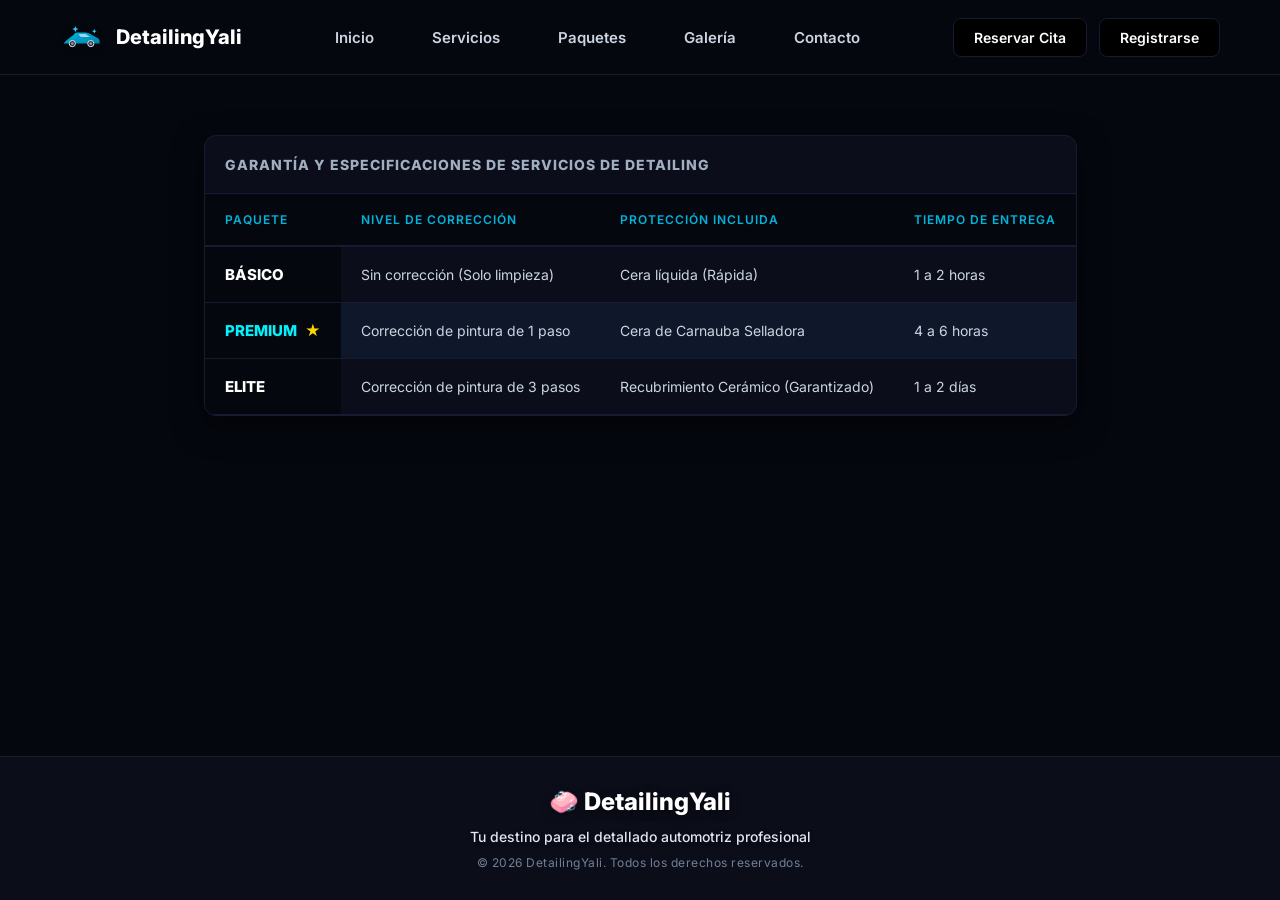
<file: beneficios.html>
<!DOCTYPE html>
<html lang="es">
<head>
    <meta charset="UTF-8">
    <meta name="viewport" content="width=device-width, initial-scale=1.0">
    <title>AutoDetailPro - Especificaciones</title>
    <!-- Importación de fuentes elegantes y modernas corregida -->
    <link rel="preconnect" href="https://fonts.googleapis.com">
    <link rel="preconnect" href="https://fonts.gstatic.com" crossorigin>
    <link href="https://fonts.googleapis.com/css2?family=Inter:wght@400;600;800&display=swap" rel="stylesheet">
    <link rel="stylesheet" href="beneficios.css">
</head>
<body>

    <!-- BARRA DE NAVEGACIÓN -->
    <header class="navbar-wrapper">
        <div class="navbar-container">
            <div class="logo">
                <svg viewBox="0 0 100 100" class="logo-svg-premium">
                    <defs>
                        <linearGradient id="carGrad" x1="0%" y1="0%" x2="100%" y2="100%">
                            <stop offset="0%" stop-color="#00b4db" />
                            <stop offset="100%" stop-color="#0083b0" />
                        </linearGradient>
                        <linearGradient id="glowGrad" x1="0%" y1="0%" x2="100%" y2="0%">
                            <stop offset="0%" stop-color="#00f2fe" />
                            <stop offset="100%" stop-color="#4facfe" />
                        </linearGradient>
                    </defs>
                    <path d="M10 65 h12 a6 6 0 0 1 12 0 h32 a6 6 0 0 1 12 0 h12 v-6 c0-3-2-6-5-7 l-15-8 c-4-2-8-4-13-4 h-18 c-3 0-6 2-8 5 l-18 14 c-2 2-4 4-4 7 z" fill="url(#carGrad)" />
                    <path d="M42 43 h16 l10 7 h-21 z" fill="#ffffff" opacity="0.6" />
                    <circle cx="28" cy="65" r="7" fill="#1f2937" stroke="#ffffff" stroke-width="2" />
                    <circle cx="28" cy="65" r="3" fill="#9ca3af" />
                    <circle cx="70" cy="65" r="7" fill="#1f2937" stroke="#ffffff" stroke-width="2" />
                    <circle cx="70" cy="65" r="3" fill="#9ca3af" />
                    <path d="M35 25 l2 5 l5 2 l-5 2 l-2 5 l-2-5 l-5-2 l5-2 z" fill="url(#glowGrad)" />
                    <path d="M78 32 l1.5 3.5 l3.5 1.5 l-3.5 1.5 l-1.5 3.5 l-1.5-3.5 l-3.5-1.5 l3.5-1.5 z" fill="url(#glowGrad)" />
                </svg>
                <span>DetailingYali</span>
            </div>
            
            <nav class="nav-links">
                <a href="index.html">Inicio</a>
                <a href="servicios.html">Servicios</a>
                <a href="paquetes.html">Paquetes</a>
                <a href="galeria.html">Galería</a>
                <a href="contacto.html">Contacto</a>
            </nav>

            <div class="navbar-buttons">
                <a href="reservar_cita.html" class="btn-cta">Reservar Cita</a>
                <a href="registrarse.html" class="btn-cta">Registrarse</a>
            </div>
        </div>
    </header>

    <!-- CONTENEDOR PRINCIPAL CON TABLA -->
    <main class="tabla-seccion-wrapper">
        <div class="tabla-detailing-container">
            <table class="tabla-detailing-especial">
                <caption>Garantía y Especificaciones de Servicios de Detailing</caption>
                <thead>
                    <tr>
                        <th scope="col">Paquete</th>
                        <th scope="col">Nivel de Corrección</th>
                        <th scope="col">Protección Incluida</th>
                        <th scope="col">Tiempo de Entrega</th>
                    </tr>
                </thead>
                <tbody>
                    <tr>
                        <th scope="row" class="columna-paquete">Básico</th>
                        <td>Sin corrección (Solo limpieza)</td>
                        <td>Cera líquida (Rápida)</td>
                        <td>1 a 2 horas</td>
                    </tr>
                    <tr class="fila-destacada-popular">
                        <th scope="row" class="columna-paquete">Premium <span>★</span></th>
                        <td>Corrección de pintura de 1 paso</td>
                        <td>Cera de Carnauba Selladora</td>
                        <td>4 a 6 horas</td>
                    </tr>
                    <tr>
                        <th scope="row" class="columna-paquete">Elite</th>
                        <td>Corrección de pintura de 3 pasos</td>
                        <td>Recubrimiento Cerámico (Garantizado)</td>
                        <td>1 a 2 días</td>
                    </tr>
                </tbody>
            </table>
        </div>
    </main>

    <!-- FOOTER -->
    <footer class="site-footer">
        <div class="footer-logo-container">
            <span class="footer-logo-text">🧼 DetailingYali</span>
        </div>
        <p class="footer-tagline">Tu destino para el detallado automotriz profesional</p>
        <p class="footer-copyright">&copy; 2026 DetailingYali. Todos los derechos reservados.</p>
    </footer>

</body>
</html>
</file>
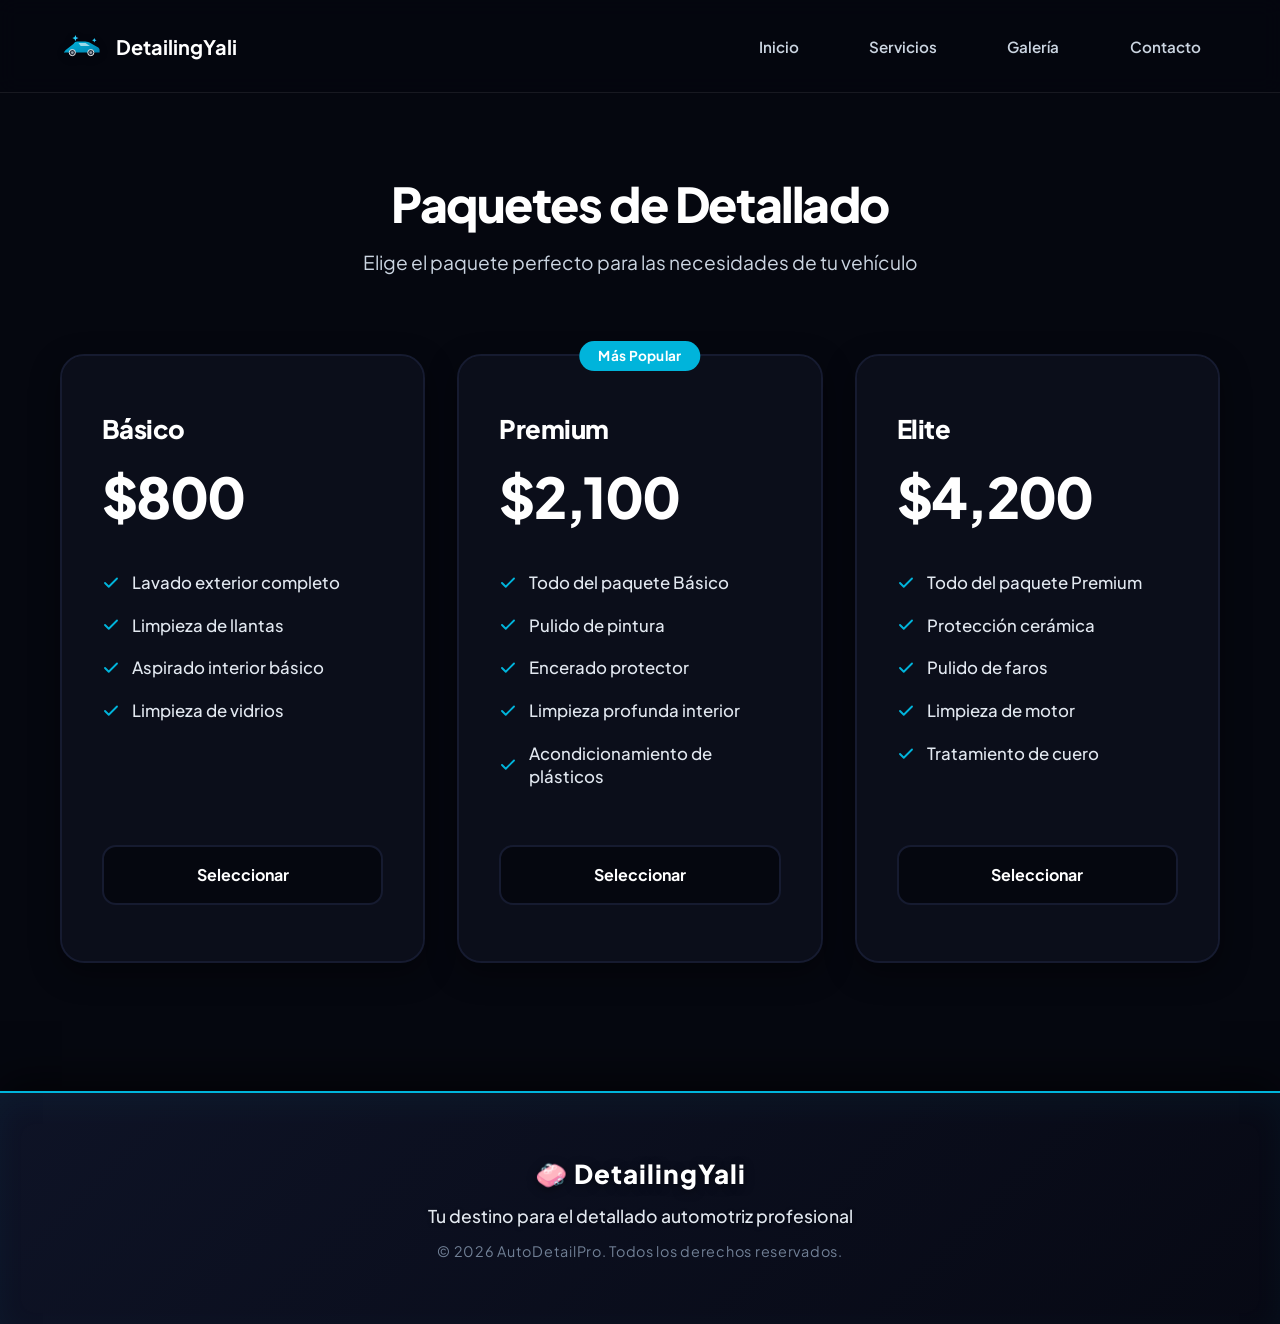
<file: paquetes.html>
<!DOCTYPE html>
<html lang="es">
<head>
    <meta charset="UTF-8">
    <meta name="viewport" content="width=device-width, initial-scale=1.0">
    <title>Paquetes de Detallado - AutoDetailPro</title>
    <link rel="preconnect" href="https://fonts.googleapis.com">
    <link rel="preconnect" href="https://fonts.gstatic.com" crossorigin>
    <link href="https://fonts.googleapis.com/css2?family=Plus+Jakarta+Sans:wght@400;500;700;800&display=swap" rel="stylesheet">
    <!-- Conexión directa a tu archivo CSS principal unificado -->
    <link rel="stylesheet" href="stylepaq.css">
</head>
<body>

    <!-- BARRA DE NAVEGACIÓN -->
    <header class="navbar-wrapper">
        <div class="navbar-container">
            <div class="logo">
                <svg viewBox="0 0 100 100" class="logo-svg-premium">
                    <defs>
                        <!-- Degradado premium para el cuerpo del auto -->
                        <linearGradient id="carGrad" x1="0%" y1="0%" x2="100%" y2="100%">
                            <stop offset="0%" stop-color="#00b4db" />
                            <stop offset="100%" stop-color="#0083b0" />
                        </linearGradient>
                        <!-- Degradado para los destellos de brillo -->
                        <linearGradient id="glowGrad" x1="0%" y1="0%" x2="100%" y2="0%">
                            <stop offset="0%" stop-color="#00f2fe" />
                            <stop offset="100%" stop-color="#4facfe" />
                        </linearGradient>
                    </defs>
                    <!-- Chasis del coche de perfil -->
                    <path d="M10 65 h12 a6 6 0 0 1 12 0 h32 a6 6 0 0 1 12 0 h12 v-6 c0-3-2-6-5-7 l-15-8 c-4-2-8-4-13-4 h-18 c-3 0-6 2-8 5 l-18 14 c-2 2-4 4-4 7 z" fill="url(#carGrad)" />
                    <!-- Cristales/Parabrisas -->
                    <path d="M42 43 h16 l10 7 h-21 z" fill="#ffffff" opacity="0.6" />
                    <!-- Llantas detalladas -->
                    <circle cx="28" cy="65" r="7" fill="#1f2937" stroke="#ffffff" stroke-width="2" />
                    <circle cx="28" cy="65" r="3" fill="#9ca3af" />
                    <circle cx="70" cy="65" r="7" fill="#1f2937" stroke="#ffffff" stroke-width="2" />
                    <circle cx="70" cy="65" r="3" fill="#9ca3af" />
                    <!-- Destellos de pulido espejo (Stars) -->
                    <path d="M35 25 l2 5 l5 2 l-5 2 l-2 5 l-2-5 l-5-2 l5-2 z" fill="url(#glowGrad)" />
                    <path d="M78 32 l1.5 3.5 l3.5 1.5 l-3.5 1.5 l-1.5 3.5 l-1.5-3.5 l-3.5-1.5 l3.5-1.5 z" fill="url(#glowGrad)" />
                </svg>
                <span>DetailingYali</span>
            </div>
            <nav class="nav-links">
                <a href="index.html">Inicio</a>
                <a href="servicios.html">Servicios</a>
                <a href="galeria.html">Galería</a>
                <a href="contacto.html">Contacto</a>
            </nav>
        </div>
    </header>

    <!-- SECCIÓN DE PAQUETES (CONTENIDO PRINCIPAL) -->
    <main class="pricing-section">
        <div class="pricing-header">
            <h2>Paquetes de Detallado</h2>
            <p>Elige el paquete perfecto para las necesidades de tu vehículo</p>
        </div>

        <div class="pricing-grid">
            <!-- Tarjeta 1: Básico -->
            <div class="price-card">
                <h3 class="package-name">Básico</h3>
                <div class="package-price">$800</div>
                <ul class="features-list">
                    <li>
                        <svg width="18" height="18" viewBox="0 0 24 24" fill="none" stroke="currentColor" stroke-width="2.5" stroke-linecap="round" stroke-linejoin="round"><path d="M20 6 9 17l-5-5"/></svg>
                        Lavado exterior completo
                    </li>
                    <li>
                        <svg width="18" height="18" viewBox="0 0 24 24" fill="none" stroke="currentColor" stroke-width="2.5" stroke-linecap="round" stroke-linejoin="round"><path d="M20 6 9 17l-5-5"/></svg>
                        Limpieza de llantas
                    </li>
                    <li>
                        <svg width="18" height="18" viewBox="0 0 24 24" fill="none" stroke="currentColor" stroke-width="2.5" stroke-linecap="round" stroke-linejoin="round"><path d="M20 6 9 17l-5-5"/></svg>
                        Aspirado interior básico
                    </li>
                    <li>
                        <svg width="18" height="18" viewBox="0 0 24 24" fill="none" stroke="currentColor" stroke-width="2.5" stroke-linecap="round" stroke-linejoin="round"><path d="M20 6 9 17l-5-5"/></svg>
                        Limpieza de vidrios
                    </li>
                </ul>
                <a href="#" class="btn-outline">Seleccionar</a>
            </div>

            <!-- Tarjeta 2: Premium (Más Popular) -->
            <div class="price-card popular">
                <div class="badge-popular">Más Popular</div>
                <h3 class="package-name">Premium</h3>
                <div class="package-price">$2,100</div>
                <ul class="features-list">
                    <li>
                        <svg width="18" height="18" viewBox="0 0 24 24" fill="none" stroke="currentColor" stroke-width="2.5" stroke-linecap="round" stroke-linejoin="round"><path d="M20 6 9 17l-5-5"/></svg>
                        Todo del paquete Básico
                    </li>
                    <li>
                        <svg width="18" height="18" viewBox="0 0 24 24" fill="none" stroke="currentColor" stroke-width="2.5" stroke-linecap="round" stroke-linejoin="round"><path d="M20 6 9 17l-5-5"/></svg>
                        Pulido de pintura
                    </li>
                    <li>
                        <svg width="18" height="18" viewBox="0 0 24 24" fill="none" stroke="currentColor" stroke-width="2.5" stroke-linecap="round" stroke-linejoin="round"><path d="M20 6 9 17l-5-5"/></svg>
                        Encerado protector
                    </li>
                    <li>
                        <svg width="18" height="18" viewBox="0 0 24 24" fill="none" stroke="currentColor" stroke-width="2.5" stroke-linecap="round" stroke-linejoin="round"><path d="M20 6 9 17l-5-5"/></svg>
                        Limpieza profunda interior
                    </li>
                    <li>
                        <svg width="18" height="18" viewBox="0 0 24 24" fill="none" stroke="currentColor" stroke-width="2.5" stroke-linecap="round" stroke-linejoin="round"><path d="M20 6 9 17l-5-5"/></svg>
                        Acondicionamiento de plásticos
                    </li>
                </ul>
                <a href="#" class="btn-outline">Seleccionar</a>
            </div>

            <!-- Tarjeta 3: Elite -->
            <div class="price-card">
                <h3 class="package-name">Elite</h3>
                <div class="package-price">$4,200</div>
                <ul class="features-list">
                    <li>
                        <svg width="18" height="18" viewBox="0 0 24 24" fill="none" stroke="currentColor" stroke-width="2.5" stroke-linecap="round" stroke-linejoin="round"><path d="M20 6 9 17l-5-5"/></svg>
                        Todo del paquete Premium
                    </li>
                    <li>
                        <svg width="18" height="18" viewBox="0 0 24 24" fill="none" stroke="currentColor" stroke-width="2.5" stroke-linecap="round" stroke-linejoin="round"><path d="M20 6 9 17l-5-5"/></svg>
                        Protección cerámica
                    </li>
                    <li>
                        <svg width="18" height="18" viewBox="0 0 24 24" fill="none" stroke="currentColor" stroke-width="2.5" stroke-linecap="round" stroke-linejoin="round"><path d="M20 6 9 17l-5-5"/></svg>
                        Pulido de faros
                    </li>
                    <li>
                        <svg width="18" height="18" viewBox="0 0 24 24" fill="none" stroke="currentColor" stroke-width="2.5" stroke-linecap="round" stroke-linejoin="round"><path d="M20 6 9 17l-5-5"/></svg>
                        Limpieza de motor
                    </li>
                    <li>
                        <svg width="18" height="18" viewBox="0 0 24 24" fill="none" stroke="currentColor" stroke-width="2.5" stroke-linecap="round" stroke-linejoin="round"><path d="M20 6 9 17l-5-5"/></svg>
                        Tratamiento de cuero
                    </li>
                </ul>
                <a href="#" class="btn-outline">Seleccionar</a>
            </div>
        </div>
    </main>

    <!-- PIE DE PÁGINA (FOOTER DE ALTO CONTRASTE PREMIUM CORREGIDO) -->
    <footer class="site-footer">
    <div class="footer-logo-container">
        <!-- El símbolo &#9734; dibuja la estrella blanca idéntica a tu imagen -->
        <span class="footer-logo-text">&#129532; DetailingYali</span>
    </div>
    <p class="footer-tagline">Tu destino para el detallado automotriz profesional</p>
    <p class="footer-copyright">&copy; 2026 AutoDetailPro. Todos los derechos reservados.</p>
</footer>
</file>
<file: beneficios.css>
/* ========================================================
   ESTILOS BASE ESTRUCTURALES Y TIPOGRAFÍA
   ======================================================== */
* {
    margin: 0;
    padding: 0;
    box-sizing: border-box;
}

html, body {
    height: 100%;
    margin: 0;
}

body {
    display: flex;
    flex-direction: column;
    background-color: #05070f; /* CORRECCIÓN: Fondo oscuro global */
    font-family: 'Inter', sans-serif; /* CORRECCIÓN: Aplicación de tu fuente importada */
}

/* El main ocupará todo el espacio disponible, mandando el footer al fondo */
.tabla-seccion-wrapper {
    flex: 1; /* Esto asegura que el footer se mantenga abajo */
}

/* ==========================================================================
   2. ESTILOS DEL FOOTER OPTIMIZADOS Y CORREGIDOS
   ========================================================================== */
.site-footer {
    background-color: #0b0d19; /* Fondo oscuro a juego con tu interfaz */
    border-top: 1px solid #1a202c; /* Línea sutil superior */
    padding: 30px 20px;
    text-align: center;
    box-sizing: border-box;
    width: 100%;
}

/* Contenedor del logo */
.site-footer .footer-logo-container {
    display: flex;
    justify-content: center;
    align-items: center;
    gap: 12px;
    margin-bottom: 12px;
}

.site-footer .footer-logo-text {
    font-size: 24px;
    font-weight: 800;
    color: #ffffff;
    text-shadow: 0 2px 10px rgba(0, 0, 0, 0.5);
}

/* Eslogan */
.site-footer .footer-tagline {
    color: #e2e8f0 !important;
    font-size: 14px;
    font-weight: 500;
    margin: 0 0 10px 0;
    text-shadow: 0 1px 4px rgba(0, 0, 0, 0.4);
}

/* Copyright */
.site-footer .footer-copyright {
    color: #718096 !important;
    font-size: 12px;
    margin: 0;
    letter-spacing: 0.5px;
}

/* ========================================================
   BARRA DE NAVEGACIÓN (HEADER)
   ======================================================== */
.navbar-wrapper {
    background-color: #05070f;
    border-bottom: 1px solid #161b30;
    padding: 15px 0;
    width: 100%;
}

.navbar-container {
    max-width: 1200px;
    margin: 0 auto;
    display: flex;
    justify-content: space-between;
    align-items: center;
    padding: 0 20px;
    box-sizing: border-box;
}

/* Estilos de Logo con Animaciones Fluidas */
.logo {
    display: flex;
    align-items: center;
    gap: 12px;
    font-size: 20px;
    font-weight: 800;
    color: #ffffff;
    text-decoration: none;
}

/* Dimensión y sombra del coche deportivo */
.logo-svg-premium {
    width: 44px;
    height: 44px;
    transition: transform 0.4s cubic-bezier(0.34, 1.56, 0.64, 1);
    filter: drop-shadow(0 2px 4px rgba(0, 0, 0, 0.2));
}

/* El auto avanza suavemente hacia el texto al pasar el cursor */
.logo:hover .logo-svg-premium {
    transform: scale(1.12) translateX(4px);
}

/* Menú de Navegación */
.nav-links a {
    color: #cbd5e1;
    text-decoration: none;
    margin: 0 15px;
    font-weight: 600;
    font-size: 15px;
    padding: 6px 12px;
    border-radius: 6px;
    display: inline-block;
    transition: all 0.25s ease;
}

.nav-links a:hover {
    color: #00b4db; /* Iluminación cian del logo */
    background-color: #11162b; /* Contenedor oscuro sutil */
    transform: translateY(-2px);
}

.navbar-buttons {
    display: flex;
    gap: 12px;
}

.btn-cta {
    background-color: #000000;
    color: #ffffff;
    text-decoration: none;
    padding: 10px 20px;
    border-radius: 8px;
    font-weight: 600;
    font-size: 14px;
    border: 1px solid #161b30;
    cursor: pointer;
    transition: background-color 0.3s, border-color 0.3s, transform 0.2s ease;
}

.btn-cta:hover {
    background-color: #0b0e1a;
    border-color: #00b4db;
    transform: scale(1.03);
}

/* ========================================================
   SECCIÓN HERO (OPCIONAL EN TU HTML POR AHORA)
   ======================================================== */
.hero-container {
    max-width: 1200px;
    margin: 60px auto 20px auto;
    display: grid;
    grid-template-columns: 1fr 1fr;
    gap: 40px;
    align-items: center;
    padding: 0 20px;
    box-sizing: border-box;
}

.hero-content h1 {
    font-size: 48px;
    font-weight: 800;
    line-height: 1.2;
    margin: 0 0 20px 0;
    color: #ffffff;
}

.hero-content p {
    font-size: 16px;
    color: #cbd5e1;
    line-height: 1.6;
    margin: 0 0 30px 0;
}

.hero-buttons {
    display: flex;
    gap: 15px;
}

.btn-action-primary {
    background-color: #000000;
    color: #ffffff;
    text-decoration: none;
    padding: 14px 28px;
    border-radius: 8px;
    font-weight: 600;
    border: 1px solid #161b30;
    transition: background-color 0.3s;
}

.btn-action-primary:hover {
    background-color: #111111;
}

.btn-action-secondary {
    background-color: transparent;
    color: #ffffff;
    text-decoration: none;
    padding: 14px 28px;
    border-radius: 8px;
    font-weight: 600;
    border: 1px solid #ffffff;
    transition: background-color 0.3s, color 0.3s;
}

.btn-action-secondary:hover {
    background-color: #ffffff;
    color: #05070f;
}

.hero-image {
    width: 100%;
    border-radius: 24px;
    display: block;
    box-shadow: 0 10px 30px rgba(0, 0, 0, 0.5);
}

/* ========================================================
   DISEÑO SECCIÓN DE LA TABLA COMPARATIVA
   ======================================================== */
.tabla-seccion-wrapper {
    max-width: 1200px;
    margin: 60px auto 80px auto; /* Ajustado el margen superior */
    padding: 0 20px;
    box-sizing: border-box;
}

.tabla-detailing-container {
    width: 100%;
    overflow-x: auto;
    border-radius: 12px;
    background-color: #0b0e1a;
    border: 1px solid #161b30;
    box-shadow: 0 10px 30px rgba(0, 0, 0, 0.5);
}

.tabla-detailing-especial {
    width: 100%;
    border-collapse: collapse;
    text-align: left;
}

.tabla-detailing-especial caption {
    padding: 20px;
    font-size: 14px;
    font-weight: 800;
    color: #a0aec0; /* Mejorado el color de la leyenda para legibilidad */
    text-transform: uppercase;
    letter-spacing: 1px;
    text-align: left;
    border-bottom: 1px solid #161b30;
}

.tabla-detailing-especial th[scope="col"] {
    background-color: #05070f;
    color: #00b4db;
    padding: 18px 20px;
    font-weight: 600;
    text-transform: uppercase;
    font-size: 12px;
    letter-spacing: 1px;
    border-bottom: 2px solid #161b30;
}

.tabla-detailing-especial td {
    padding: 18px 20px;
    border-bottom: 1px solid #161b30;
    font-size: 14px;
    color: #cbd5e1;
}

.columna-paquete {
    padding: 18px 20px;
    font-weight: 800;
    color: #ffffff;
    background-color: #05070f;
    border-bottom: 1px solid #161b30;
    font-size: 15px;
    text-transform: uppercase;
}

.tabla-detailing-especial tbody tr:hover {
    background-color: #11162b;
    transition: background-color 0.2s ease;
}

.tabla-detailing-especial .fila-destacada-popular {
    background-color: #0f172a;
}

.tabla-detailing-especial .fila-destacada-popular .columna-paquete {
    color: #00f2fe;
}

.tabla-detailing-especial .fila-destacada-popular span {
    color: #ffd700;
    margin-left: 5px;
}
</file>
<file: stylepaq.css>
/* ==========================================================================
   1. RESET GENERAL, TIPOGRAFÍA Y CÁLCULO ESTRUCTURAL ANTI-ESPACIOS VACÍOS
   ========================================================================== */
* {
    margin: 0;
    padding: 0;
    box-sizing: border-box;
    font-family: 'Plus Jakarta Sans', sans-serif;
}

body {
    background-color: #05070f; /* El tono negro azulado profundo de tu marca */
    color: #ffffff; /* Texto general en blanco para alto contraste */
    overflow-x: hidden; /* Evita desbordamientos laterales */
    
    /* Estructura elástica obligatoria para el control del pie de página */
    display: flex;
    flex-direction: column;
    min-height: 100vh; 
}

/* ==========================================================================
   2. BARRA DE NAVEGACIÓN COMPLETA (ESTILO PREMIUM OSCURO TRANSLÚCIDO)
   ========================================================================== */
.navbar-wrapper {
    width: 100vw;
    background-color: rgba(5, 7, 15, 0.85); /* Fondo oscuro translúcido */
    backdrop-filter: blur(10px);
    -webkit-backdrop-filter: blur(10px);
    border-bottom: 1px solid rgba(255, 255, 255, 0.08); /* Línea clara sutil */
    position: relative;
    left: 50%;
    right: 50%;
    margin-left: -50vw;
    margin-right: -50vw;
}

.navbar-container {
    max-width: 1200px;
    padding: 1.5rem 20px; 
    display: flex;
    justify-content: space-between;
    align-items: center;
    margin: 0 auto;
    box-sizing: border-box;
}

/* Estilos de Logo con Animaciones Fluidas */
.logo {
    display: flex;
    align-items: center;
    gap: 0.75rem;
    font-size: 1.25rem;
    font-weight: 700;
    color: #ffffff;
    text-decoration: none;
}

/* Dimensiones del coche deportivo superior */
.logo-svg-premium {
    width: 44px;
    height: 44px;
    transition: transform 0.4s cubic-bezier(0.34, 1.56, 0.64, 1);
    filter: drop-shadow(0 2px 4px rgba(0,0,0,0.2));
}

/* El auto avanza suavemente hacia el texto en hover */
.logo:hover .logo-svg-premium {
    transform: scale(1.12) translateX(4px); 
}

/* Menú de Navegación */
.nav-links {
    display: flex;
    gap: 2rem;
    align-items: center;
}

.nav-links a {
    text-decoration: none;
    color: #cbd5e1; /* Gris claro de alta legibilidad */
    font-weight: 600;
    font-size: 0.95rem;
    padding: 0.6rem 1.2rem;
    border-radius: 10px;
    transition: all 0.25s cubic-bezier(0.4, 0, 0.2, 1);
}

.nav-links a:hover {
    color: #ffffff;
    background-color: rgba(255, 255, 255, 0.06); /* Selector sutil en hover */
    transform: translateY(-2px);
}

/* ==========================================================================
   3. SECCIÓN DE PAQUETES Y TARJETAS DE PRECIOS (CONTENIDO PRINCIPAL)
   ========================================================================== */
.pricing-section {
    flex: 1; /* Resorte dinámico que empuja al footer */
    max-width: 1200px;
    margin: 0 auto;
    padding: 5rem 20px 8rem 20px;
    width: 100%;
    box-sizing: border-box;
    /* Resta el espacio del menú y footer para obligar a expandirse */
    min-height: calc(100vh - 200px); 
}

.pricing-header {
    text-align: center;
    margin-bottom: 5rem;
}

.pricing-header h2 {
    font-size: 3rem;
    font-weight: 800;
    letter-spacing: -0.03em;
    color: #ffffff;
    margin-bottom: 1rem;
}

.pricing-header p {
    font-size: 1.2rem;
    color: #cbd5e1;
    max-width: 600px;
    margin: 0 auto;
}

/* CUADRÍCULA DE LAS TARJETAS */
.pricing-grid {
    display: grid;
    grid-template-columns: repeat(3, 1fr);
    gap: 2rem;
    align-items: stretch;
}

/* TARJETA DE PRECIO PREMIUM OSCURA */
.price-card {
    background-color: #0b0e1a; /* Bloque interno gris azulado oscuro para dar volumen */
    border: 2px solid #161b30; 
    border-radius: 24px;
    padding: 3.5rem 2.5rem;
    display: flex;
    flex-direction: column;
    position: relative;
    box-shadow: 0 10px 30px rgba(0, 0, 0, 0.4);
    background-clip: padding-box;
    transition: transform 0.4s cubic-bezier(0.16, 1, 0.3, 1), 
                border-color 0.3s ease, 
                box-shadow 0.4s ease;
}

/* PREMIUM UNIFORME AL INICIO */
.price-card.popular {
    border-color: #161b30;
    transform: scale(1);
    box-shadow: 0 10px 30px rgba(0, 0, 0, 0.4);
}

/* EFECTO INTERACTIVO CON ILUMINACIÓN CIAN METÁLICA AL PASAR EL CURSOR */
.price-card:hover {
    transform: translateY(-8px) scale(1.03) !important; 
    border-color: #00b4db !important; /* El borde cian brillante se activa con el cursor */
    box-shadow: 0 25px 50px rgba(0, 180, 219, 0.15) !important;
    z-index: 5;
}

/* ETIQUETA FLOTANTE "MÁS POPULAR" */
.badge-popular {
    position: absolute;
    top: 0;
    left: 50%;
    transform: translate(-50%, -50%);
    background-color: #00b4db; /* Color cian para destacar de forma premium */
    color: #ffffff;
    padding: 0.4rem 1.2rem;
    font-size: 0.85rem;
    font-weight: 700;
    border-radius: 20px;
    letter-spacing: 0.02em;
    white-space: nowrap;
}

/* TEXTOS INTERNOS */
.package-name {
    font-size: 1.6rem;
    font-weight: 800;
    color: #ffffff;
    margin-bottom: 1rem;
    letter-spacing: -0.02em;
}

.package-price {
    font-size: 3.5rem;
    font-weight: 800;
    color: #ffffff;
    margin-bottom: 2.5rem;
    letter-spacing: -0.03em;
}

/* LISTA DE CARACTERÍSTICAS (PALOMITAS) */
.features-list {
    list-style: none;
    margin-bottom: 3.5rem;
    display: flex;
    flex-direction: column;
    gap: 1.2rem;
    flex-grow: 1; /* Empuja el botón siempre al fondo de forma alineada */
}

.features-list li {
    display: flex;
    align-items: center;
    gap: 0.75rem;
    font-size: 1.05rem;
    color: #e2e8f0;
    font-weight: 500;
    line-height: 1.4;
}

.features-list svg {
    color: #00b4db; /* Cian metálico para las palomitas */
    flex-shrink: 0;
}

/* BOTONES INTERNOS DE LAS TARJETAS */
.btn-outline {
    display: block;
    text-align: center;
    text-decoration: none;
    color: #ffffff;
    font-weight: 700;
    font-size: 1rem;
    padding: 1.1rem;
    border: 2px solid #161b30;
    background-color: #05070f;
    border-radius: 14px;
    transition: all 0.25s ease;
}

/* Transformación fluida del botón al activar la tarjeta con el mouse */
.price-card:hover .btn-outline {
    background-color: #00b4db;
    border-color: #00b4db;
    color: #ffffff;
}

/* ==========================================================================
   4. PIE DE PÁGINA (FOOTER DE ALTO CONTRASTE PREMIUM)
   ========================================================================== */
.site-footer {
    background: linear-gradient(135deg, #0e1326 0%, #070914 100%) !important; /* Gris azulado metalizado profundo */
    color: #ffffff;
    text-align: center;
    padding: 4rem 2rem;
    width: 100vw;
    position: relative;
    left: 50%;
    right: 50%;
    margin-left: -50vw;
    margin-right: -50vw;
    display: flex;
    flex-direction: column;
    align-items: center;
    justify-content: center;
    gap: 15px;

    /* Línea de luz cian metálica que corta el fondo oscuro de la página */
    border-top: 2px solid #00b4db; 
    
    /* Sombra interna para dar un efecto de profundidad tridimensional */
    box-shadow: inset 0 10px 30px rgba(0, 180, 219, 0.05), 0 -10px 40px rgba(0, 0, 0, 0.6);
}

.footer-logo-container {
    display: flex;
    align-items: center;
    justify-content: center;
    gap: 14px;
}

/* Nombre de tu marca "DetailingYali" ultra nítido */
.footer-logo-text {
    color: #ffffff !important;
    font-size: 26px !important;
    font-weight: 800 !important; /* Letras más gruesas e imponentes */
    letter-spacing: 1px;
    text-shadow: 0 2px 10px rgba(0, 0, 0, 0.5);
}

/* Dimensiones e iluminación de la pulidora orbital técnica */
.footer-svg-premium {
    width: 48px !important;
    height: 48px !important;
    transition: transform 0.4s cubic-bezier(0.34, 1.56, 0.64, 1);
    filter: drop-shadow(0 0 8px rgba(0, 242, 254, 0.3)) drop-shadow(0 4px 12px rgba(0, 0, 0, 0.4));
}

/* Simula la oscilación real del pulido en hover */
.footer-logo-container:hover .footer-svg-premium {
    transform: scale(1.15) rotate(-6deg); 
}

.footer-tagline {
    font-size: 1.1rem;
    color: #e2e8f0 !important; /* Blanco brillante para máximo contraste */
    font-weight: 500;
    margin: 0;
    text-shadow: 0 1px 4px rgba(0, 0, 0, 0.4);
}

.footer-copyright {
    font-size: 0.9rem;
    color: #718096 !important; /* Gris acero limpio */
    letter-spacing: 0.05em;
    margin: 0;
}

/* ==========================================================================
   5. MEDIA QUERIES (DISEÑO RESPONSIVO CELULARES Y TABLETAS)
   ========================================================================== */
@media (max-width: 968px) {
    body {
        padding: 0 1.5rem;
    }

    .navbar-container {
        flex-direction: column;
        gap: 1.5rem;
        padding: 1.5rem 0;
    }

    .pricing-grid {
        grid-template-columns: 1fr; /* Pasa a una sola tarjeta vertical en móviles */
        gap: 3.5rem;
    }

    .price-card.popular {
        transform: scale(1);
    }

    .price-card:hover {
        transform: translateY(-4px) scale(1) !important;
    }
    
    .pricing-header h2 {
        font-size: 2.2rem;
    }
}
</file>
